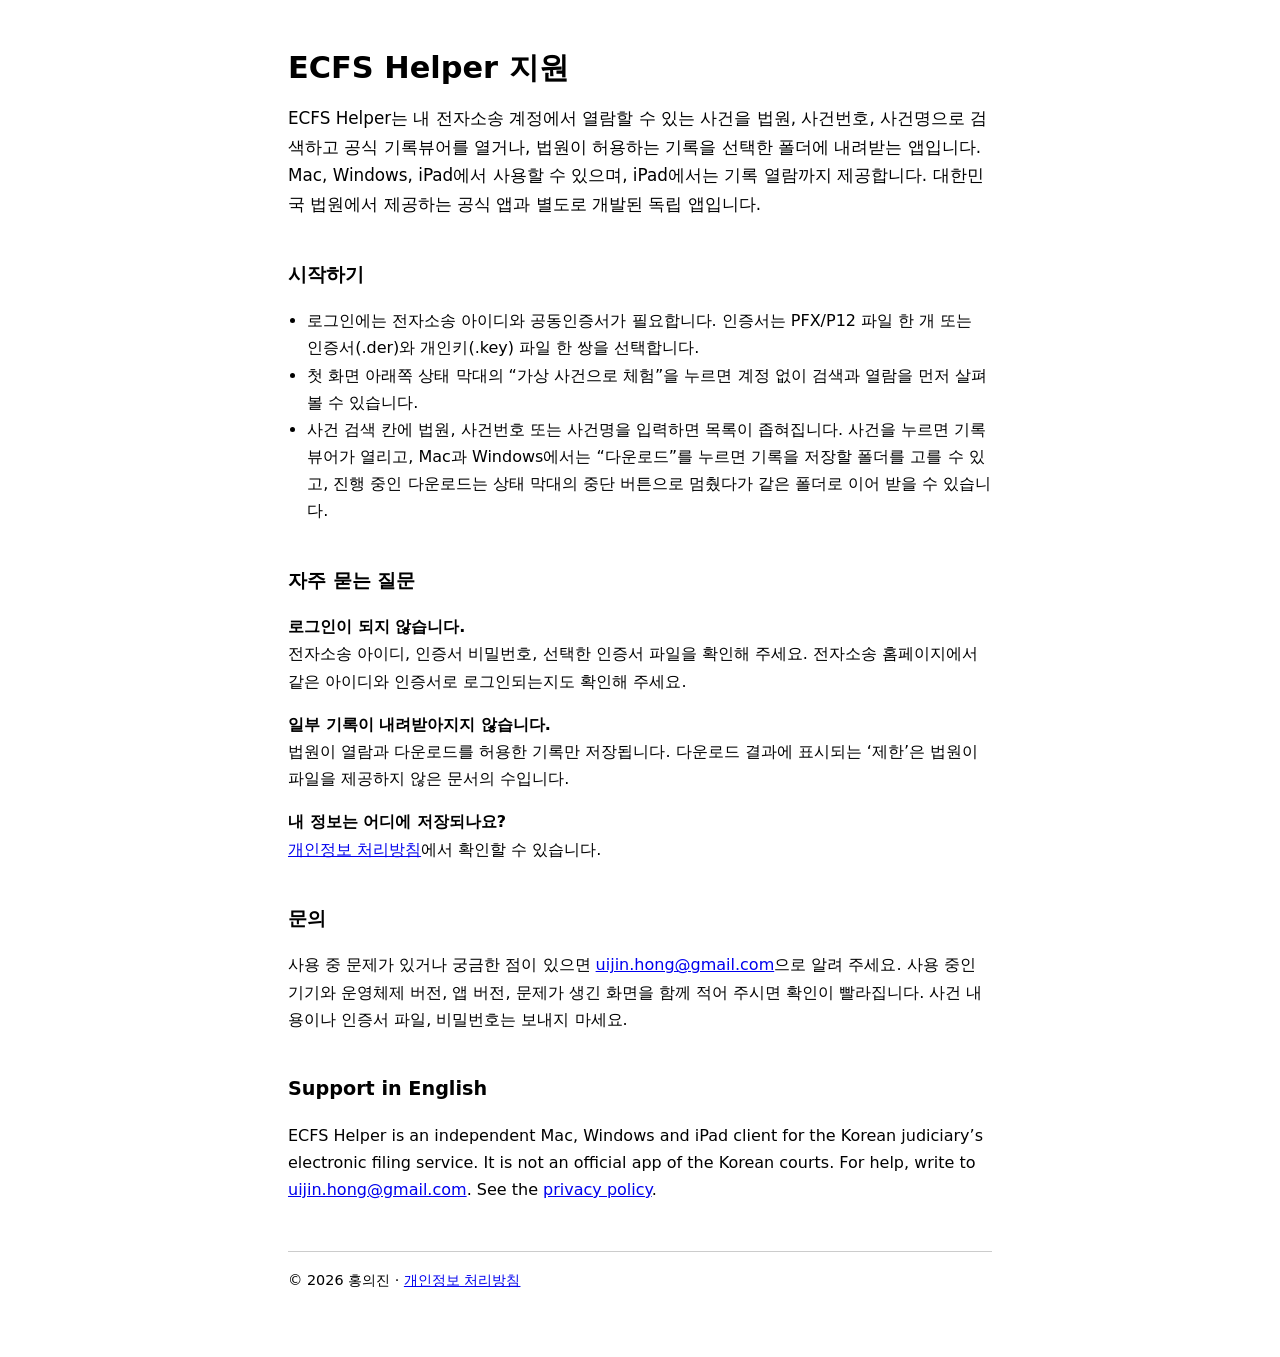
<file: index.html>
<!doctype html>
<html lang="ko">
<meta charset="utf-8">
<meta name="viewport" content="width=device-width, initial-scale=1">
<title>ECFS Helper 지원</title>
<link rel="stylesheet" href="style.css">
<main>
<h1>ECFS Helper 지원</h1>
<p class="lead">ECFS Helper는 내 전자소송 계정에서 열람할 수 있는 사건을 법원, 사건번호, 사건명으로 검색하고 공식 기록뷰어를 열거나, 법원이 허용하는 기록을 선택한 폴더에 내려받는 앱입니다. Mac, Windows, iPad에서 사용할 수 있으며, iPad에서는 기록 열람까지 제공합니다. 대한민국 법원에서 제공하는 공식 앱과 별도로 개발된 독립 앱입니다.</p>

<h2>시작하기</h2>
<ul>
<li>로그인에는 전자소송 아이디와 공동인증서가 필요합니다. 인증서는 PFX/P12 파일 한 개 또는 인증서(.der)와 개인키(.key) 파일 한 쌍을 선택합니다.</li>
<li>첫 화면 아래쪽 상태 막대의 “가상 사건으로 체험”을 누르면 계정 없이 검색과 열람을 먼저 살펴볼 수 있습니다.</li>
<li>사건 검색 칸에 법원, 사건번호 또는 사건명을 입력하면 목록이 좁혀집니다. 사건을 누르면 기록뷰어가 열리고, Mac과 Windows에서는 “다운로드”를 누르면 기록을 저장할 폴더를 고를 수 있고, 진행 중인 다운로드는 상태 막대의 중단 버튼으로 멈췄다가 같은 폴더로 이어 받을 수 있습니다.</li>
</ul>

<h2>자주 묻는 질문</h2>
<p><strong>로그인이 되지 않습니다.</strong><br>전자소송 아이디, 인증서 비밀번호, 선택한 인증서 파일을 확인해 주세요. 전자소송 홈페이지에서 같은 아이디와 인증서로 로그인되는지도 확인해 주세요.</p>
<p><strong>일부 기록이 내려받아지지 않습니다.</strong><br>법원이 열람과 다운로드를 허용한 기록만 저장됩니다. 다운로드 결과에 표시되는 ‘제한’은 법원이 파일을 제공하지 않은 문서의 수입니다.</p>
<p><strong>내 정보는 어디에 저장되나요?</strong><br><a href="privacy.html">개인정보 처리방침</a>에서 확인할 수 있습니다.</p>

<h2>문의</h2>
<p>사용 중 문제가 있거나 궁금한 점이 있으면 <a href="mailto:uijin.hong@gmail.com">uijin.hong@gmail.com</a>으로 알려 주세요. 사용 중인 기기와 운영체제 버전, 앱 버전, 문제가 생긴 화면을 함께 적어 주시면 확인이 빨라집니다. 사건 내용이나 인증서 파일, 비밀번호는 보내지 마세요.</p>

<h2>Support in English</h2>
<p>ECFS Helper is an independent Mac, Windows and iPad client for the Korean judiciary’s electronic filing service. It is not an official app of the Korean courts. For help, write to <a href="mailto:uijin.hong@gmail.com">uijin.hong@gmail.com</a>. See the <a href="privacy.html">privacy policy</a>.</p>

<footer>© 2026 홍의진 · <a href="privacy.html">개인정보 처리방침</a></footer>
</main>
</html>
</file>
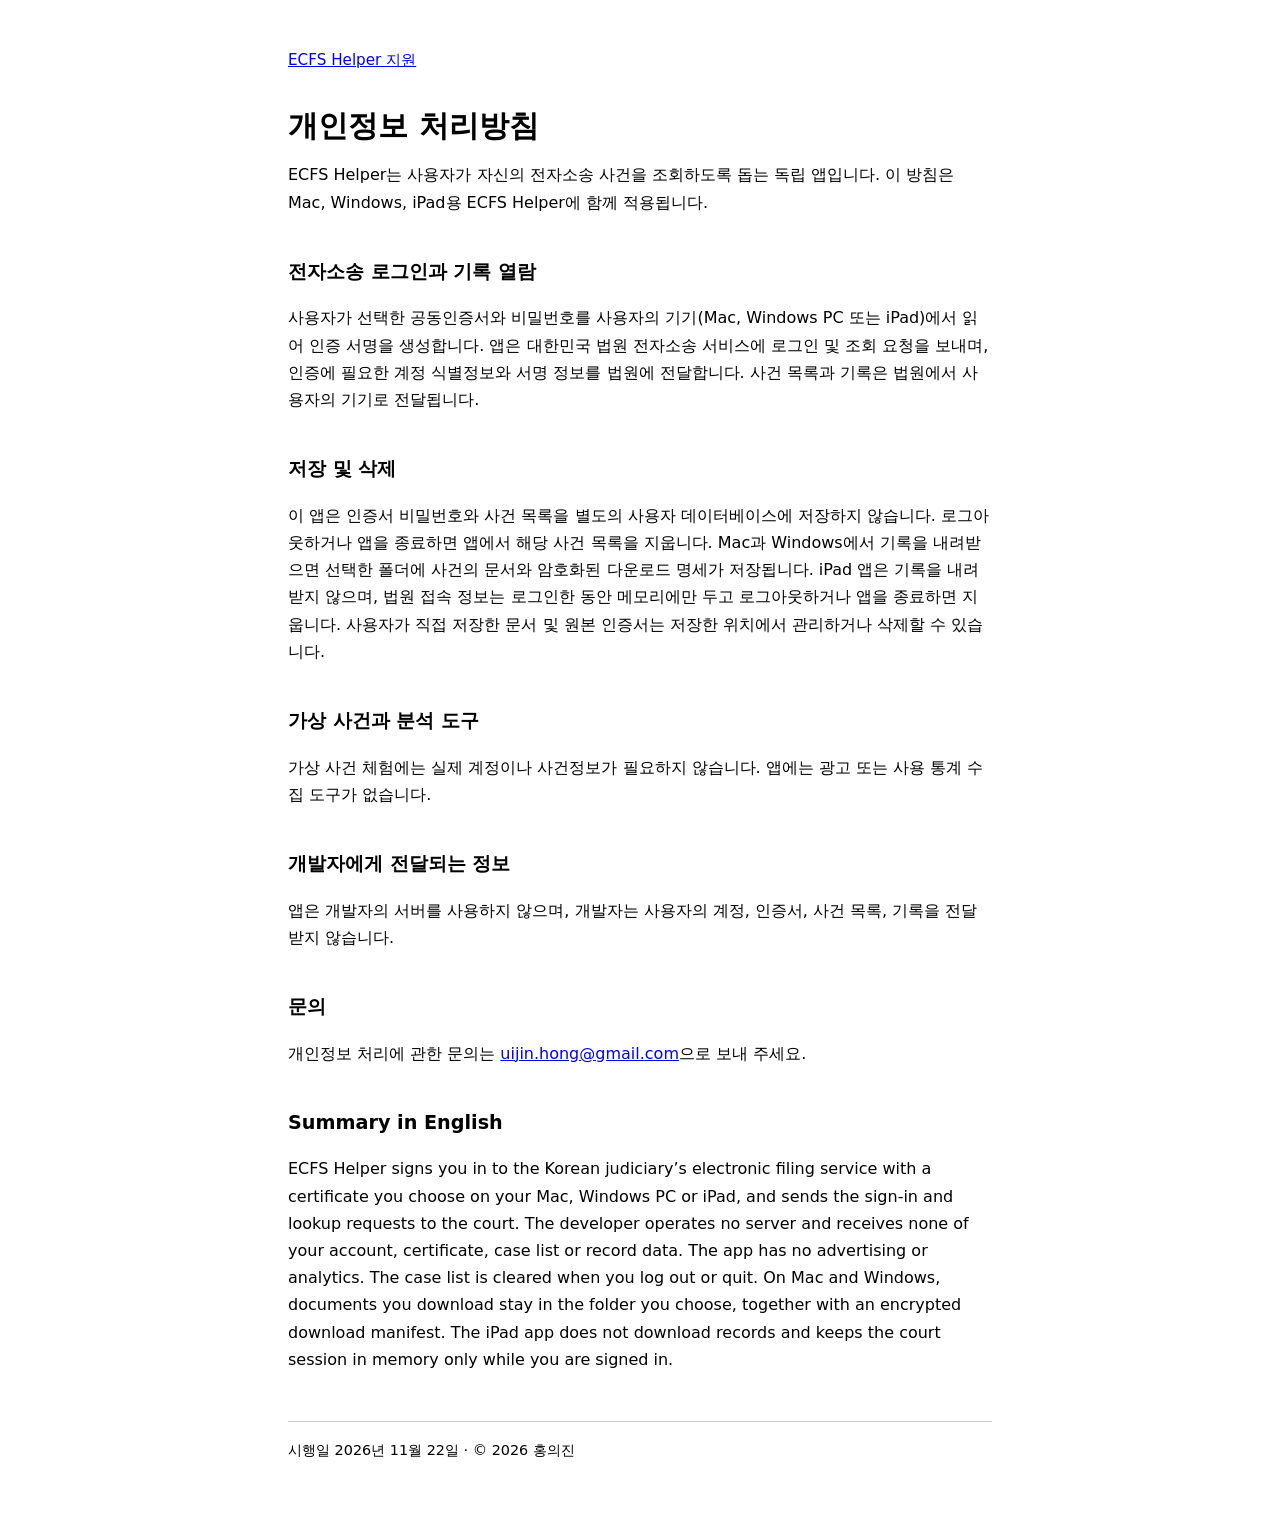
<file: privacy.html>
<!doctype html>
<html lang="ko">
<meta charset="utf-8">
<meta name="viewport" content="width=device-width, initial-scale=1">
<title>개인정보 처리방침 | ECFS Helper</title>
<link rel="stylesheet" href="style.css">
<main>
<nav><a href="./">ECFS Helper 지원</a></nav>
<h1>개인정보 처리방침</h1>
<p>ECFS Helper는 사용자가 자신의 전자소송 사건을 조회하도록 돕는 독립 앱입니다. 이 방침은 Mac, Windows, iPad용 ECFS Helper에 함께 적용됩니다.</p>

<h2>전자소송 로그인과 기록 열람</h2>
<p>사용자가 선택한 공동인증서와 비밀번호를 사용자의 기기(Mac, Windows PC 또는 iPad)에서 읽어 인증 서명을 생성합니다. 앱은 대한민국 법원 전자소송 서비스에 로그인 및 조회 요청을 보내며, 인증에 필요한 계정 식별정보와 서명 정보를 법원에 전달합니다. 사건 목록과 기록은 법원에서 사용자의 기기로 전달됩니다.</p>

<h2>저장 및 삭제</h2>
<p>이 앱은 인증서 비밀번호와 사건 목록을 별도의 사용자 데이터베이스에 저장하지 않습니다. 로그아웃하거나 앱을 종료하면 앱에서 해당 사건 목록을 지웁니다. Mac과 Windows에서 기록을 내려받으면 선택한 폴더에 사건의 문서와 암호화된 다운로드 명세가 저장됩니다. iPad 앱은 기록을 내려받지 않으며, 법원 접속 정보는 로그인한 동안 메모리에만 두고 로그아웃하거나 앱을 종료하면 지웁니다. 사용자가 직접 저장한 문서 및 원본 인증서는 저장한 위치에서 관리하거나 삭제할 수 있습니다.</p>

<h2>가상 사건과 분석 도구</h2>
<p>가상 사건 체험에는 실제 계정이나 사건정보가 필요하지 않습니다. 앱에는 광고 또는 사용 통계 수집 도구가 없습니다.</p>

<h2>개발자에게 전달되는 정보</h2>
<p>앱은 개발자의 서버를 사용하지 않으며, 개발자는 사용자의 계정, 인증서, 사건 목록, 기록을 전달받지 않습니다.</p>

<h2>문의</h2>
<p>개인정보 처리에 관한 문의는 <a href="mailto:uijin.hong@gmail.com">uijin.hong@gmail.com</a>으로 보내 주세요.</p>

<h2>Summary in English</h2>
<p>ECFS Helper signs you in to the Korean judiciary’s electronic filing service with a certificate you choose on your Mac, Windows PC or iPad, and sends the sign-in and lookup requests to the court. The developer operates no server and receives none of your account, certificate, case list or record data. The app has no advertising or analytics. The case list is cleared when you log out or quit. On Mac and Windows, documents you download stay in the folder you choose, together with an encrypted download manifest. The iPad app does not download records and keeps the court session in memory only while you are signed in.</p>

<footer>시행일 2026년 11월 22일 · © 2026 홍의진</footer>
</main>
</html>
</file>
<file: style.css>
:root { color-scheme: light dark; font: 16px/1.7 system-ui, -apple-system, "Apple SD Gothic Neo", sans-serif; }
body { margin: 0; background: Canvas; color: CanvasText; }
main { max-width: 44rem; margin: 0 auto; padding: 3rem 1.25rem 4rem; }
h1 { font-size: 1.9rem; line-height: 1.3; margin: 0 0 .5rem; }
h2 { font-size: 1.2rem; margin: 2.5rem 0 .5rem; }
p, li { overflow-wrap: anywhere; }
ul { padding-left: 1.2rem; }
a { color: LinkText; }
.lead { font-size: 1.05rem; }
nav { margin-bottom: 2rem; font-size: .95rem; }
footer { margin-top: 3rem; padding-top: 1rem; border-top: 1px solid color-mix(in srgb, CanvasText 20%, transparent); font-size: .9rem; }
</file>
